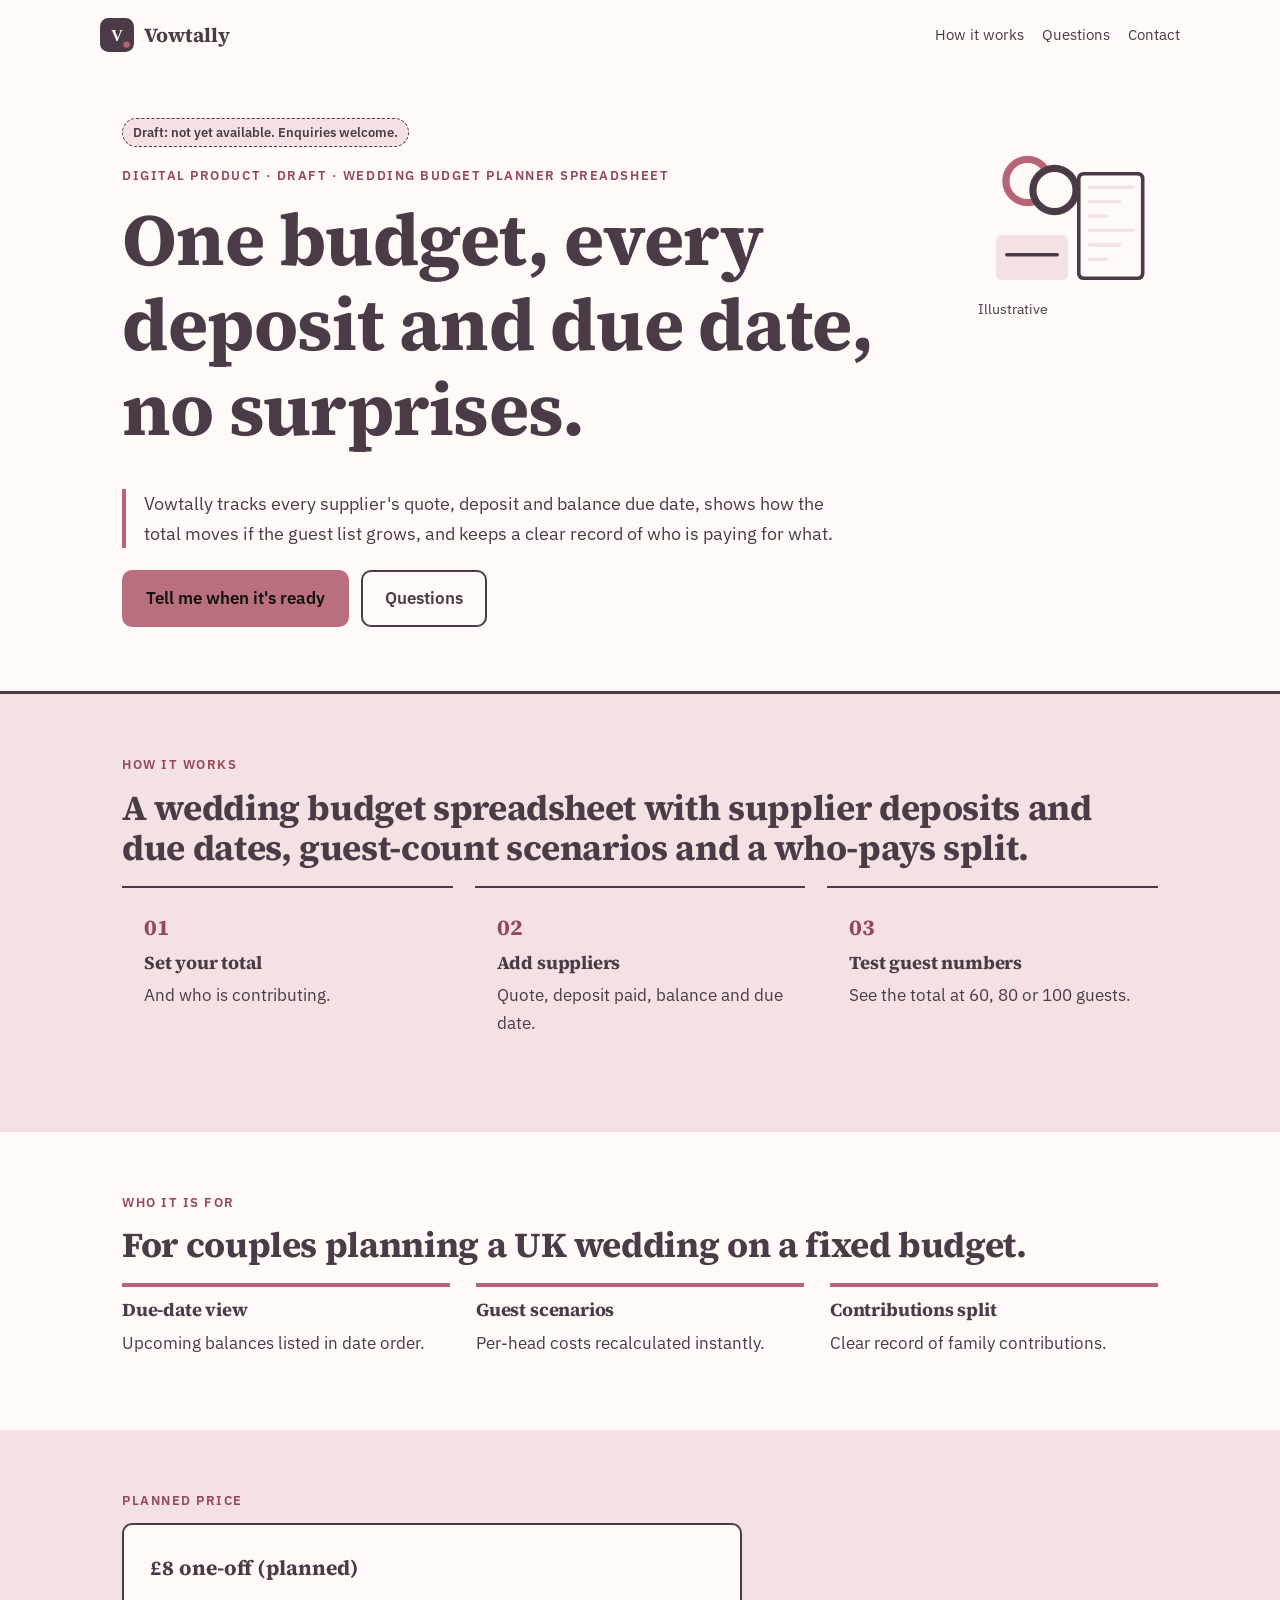
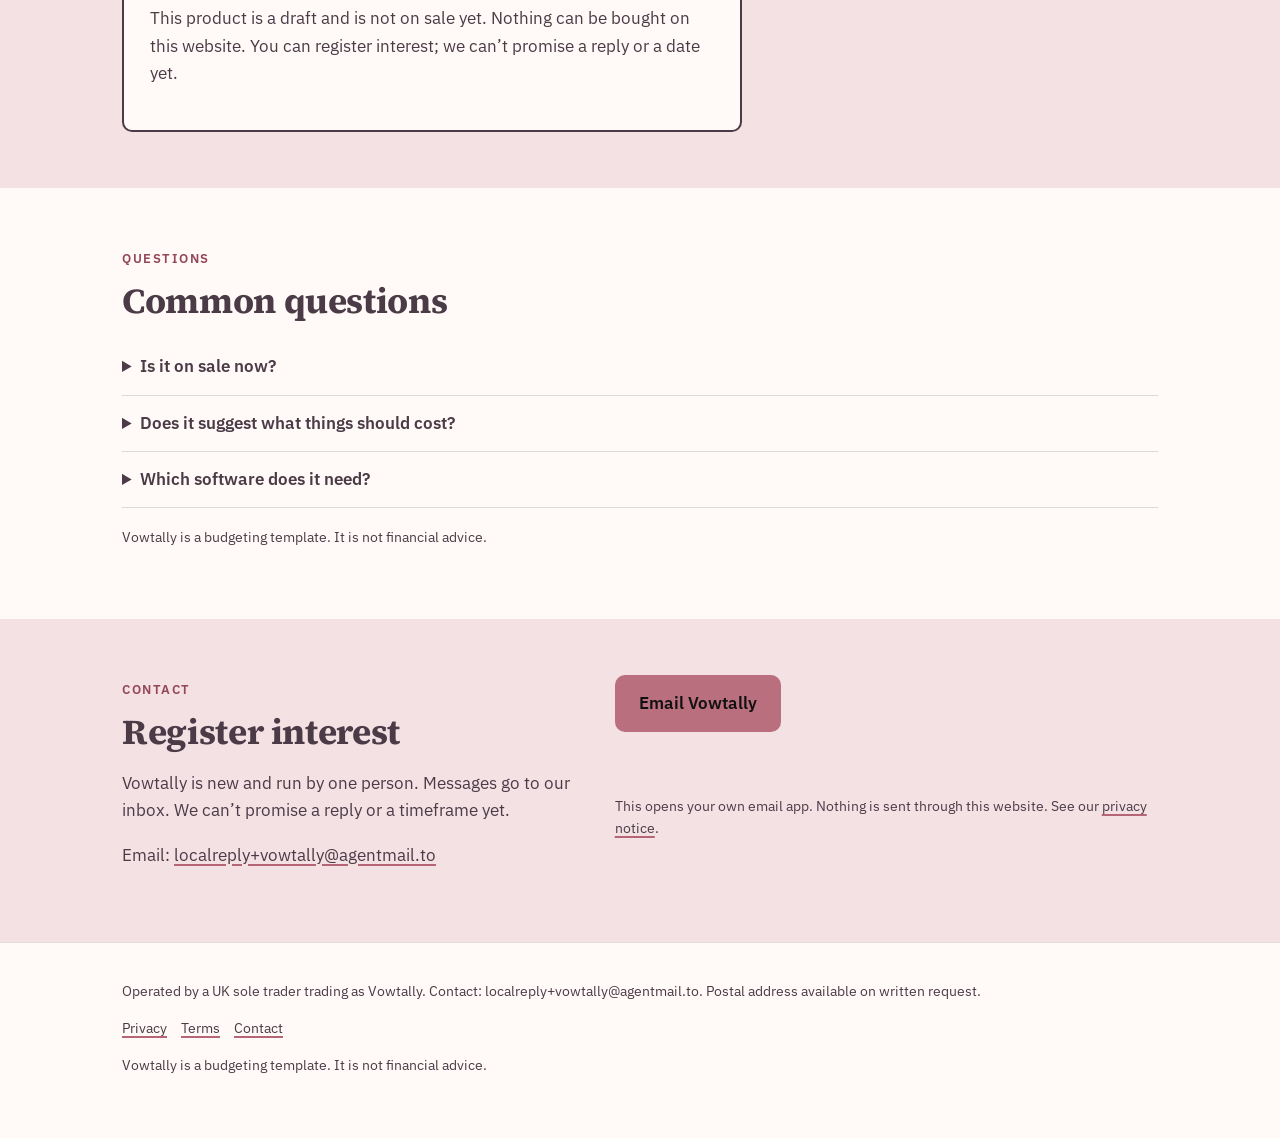
<file: index.html>
<!doctype html>
<html lang="en-GB">
<head>
<meta charset="utf-8">
<meta name="viewport" content="width=device-width, initial-scale=1">
<meta http-equiv="Content-Security-Policy" content="default-src 'self'; img-src 'self' data: https://localreplyloop.goatcounter.com; style-src 'self'; script-src 'self'; font-src 'self'; connect-src 'self'; form-action 'self'; base-uri 'self'; object-src 'none'">
<meta name="referrer" content="strict-origin-when-cross-origin">
<title>Vowtally: One budget, every deposit and due date, no surprises</title>
<meta name="description" content="A wedding budget spreadsheet with supplier deposits and due dates, guest-count scenarios and a who-pays split.">
<meta name="theme-color" content="#4A3B47">
<meta property="og:type" content="website"><meta property="og:title" content="Vowtally: One budget, every deposit and due date, no surprises"><meta property="og:description" content="A wedding budget spreadsheet with supplier deposits and due dates, guest-count scenarios and a who-pays split.">
<meta property="og:image" content="https://evanturner557-del.github.io/vowtally/assets/og.png"><meta property="og:image:width" content="1200"><meta property="og:image:height" content="630">
<meta property="og:image:alt" content="Vowtally: One budget, every deposit and due date, no surprises."><meta property="og:site_name" content="Vowtally"><meta property="og:locale" content="en_GB">
<meta property="og:url" content="https://evanturner557-del.github.io/vowtally/"><meta name="twitter:card" content="summary_large_image">
<link rel="canonical" href="https://evanturner557-del.github.io/vowtally/">
<link rel="icon" href="assets/favicon.svg" type="image/svg+xml">
<link rel="stylesheet" href="assets/site.css">
<script src="assets/config.js"></script>
<script src="assets/analytics.js" defer></script>
<script src="_shared/kit.js" defer></script>
</head>
<body>
<a class="skip" href="#main">Skip to content</a>
<header><div class="wrap top"><a class="brand" href="./"><svg viewBox="0 0 64 64" aria-hidden="true" width="34" height="34"><rect width="64" height="64" rx="16" fill="#4A3B47"/><text x="32" y="43" text-anchor="middle" font-family="Georgia, serif" font-weight="700" font-size="30" fill="#FFFAF7">V</text><circle cx="50" cy="50" r="6" fill="#B56576"/></svg>Vowtally</a><nav aria-label="Primary"><a href="#how">How it works</a><a href="#faq">Questions</a><a href="#contact">Contact</a></nav></div></header>
<main id="main">
<section class="hero"><div class="wrap"><figure class="art"><svg viewBox="0 0 400 400" aria-hidden="true" focusable="false" class="motif"><circle cx="110" cy="140" r="56" fill="#B56576"/><circle cx="110" cy="140" r="40" fill="#FFFAF7"/><circle cx="170" cy="160" r="56" fill="#4A3B47"/><circle cx="170" cy="160" r="40" fill="#FFFAF7"/><rect x="220" y="120" width="150" height="240" rx="14" fill="#4A3B47"/><rect x="228" y="128" width="134" height="224" rx="8" fill="#FFFAF7"/><rect x="244" y="150" width="104" height="8" rx="4" fill="#F3E1E4"/><rect x="244" y="182" width="74" height="8" rx="4" fill="#F3E1E4"/><rect x="244" y="214" width="44" height="8" rx="4" fill="#F3E1E4"/><rect x="244" y="246" width="104" height="8" rx="4" fill="#F3E1E4"/><rect x="244" y="278" width="74" height="8" rx="4" fill="#F3E1E4"/><rect x="244" y="310" width="44" height="8" rx="4" fill="#F3E1E4"/><rect x="40" y="260" width="160" height="100" rx="12" fill="#F3E1E4"/><rect x="60" y="300" width="120" height="8" rx="4" fill="#4A3B47"/></svg><figcaption class="fine">Illustrative</figcaption></figure><span class="draft">Draft: not yet available. Enquiries welcome.</span><br><span class="eyebrow">Digital product · draft · Wedding budget planner spreadsheet</span><h1>One budget, every deposit and due date, no surprises.</h1><p class="lede">Vowtally tracks every supplier&#x27;s quote, deposit and balance due date, shows how the total moves if the guest list grows, and keeps a clear record of who is paying for what.</p><div class="ctas"><a class="btn" href="#contact" data-cta="hero">Tell me when it&#x27;s ready</a><a class="btn ghost" href="#faq" data-cta="hero-secondary">Questions</a></div></div></section>
<section class="tint" id="how"><div class="wrap"><span class="eyebrow">How it works</span><h2>A wedding budget spreadsheet with supplier deposits and due dates, guest-count scenarios and a who-pays split.</h2><div class="steps"><div class="step"><h3>Set your total</h3><p>And who is contributing.</p></div><div class="step"><h3>Add suppliers</h3><p>Quote, deposit paid, balance and due date.</p></div><div class="step"><h3>Test guest numbers</h3><p>See the total at 60, 80 or 100 guests.</p></div></div></div></section>
<section><div class="wrap"><span class="eyebrow">Who it is for</span><h2>For couples planning a UK wedding on a fixed budget.</h2><div class="points"><div class="point"><h3>Due-date view</h3><p>Upcoming balances listed in date order.</p></div><div class="point"><h3>Guest scenarios</h3><p>Per-head costs recalculated instantly.</p></div><div class="point"><h3>Contributions split</h3><p>Clear record of family contributions.</p></div></div></div></section>
<section class="tint" id="price"><div class="wrap"><span class="eyebrow">Planned price</span><div class="pricebox"><p class="price">£8 one-off (planned)</p><p>This product is a draft and is not on sale yet. Nothing can be bought on this website. You can register interest; we can’t promise a reply or a date yet.</p></div></div></section>
<section id="faq"><div class="wrap"><span class="eyebrow">Questions</span><h2>Common questions</h2><details><summary>Is it on sale now?</summary><p>Not yet. Vowtally is a draft product. Ask to hear when it&#x27;s ready.</p></details><details><summary>Does it suggest what things should cost?</summary><p>No. You enter your own quotes. We don&#x27;t publish average prices.</p></details><details><summary>Which software does it need?</summary><p>Google Sheets or Excel.</p></details><p class="fine fine-gap">Vowtally is a budgeting template. It is not financial advice.</p></div></section>
<section class="tint" id="contact"><div class="wrap contact-grid"><div><span class="eyebrow">Contact</span><h2>Register interest</h2><p>Vowtally is new and run by one person. Messages go to our inbox. We can’t promise a reply or a timeframe yet.</p><p>Email: <a href="mailto:localreply+vowtally@agentmail.to">localreply+vowtally@agentmail.to</a></p></div><div class="form contact-mail"><p><a class="btn" href="mailto:localreply+vowtally@agentmail.to?subject=%5BVowtally%5D%20Enquiry" data-cta="enquire">Email Vowtally</a></p><p class="hint">This opens your own email app. Nothing is sent through this website. See our <a href="privacy.html">privacy notice</a>.</p></div></div></section>
</main><footer><div class="wrap"><p>Operated by a UK sole trader trading as Vowtally. Contact: localreply+vowtally@agentmail.to. Postal address available on written request.</p>
<p><a href="privacy.html">Privacy</a><a href="terms.html">Terms</a><a href="./#contact">Contact</a></p>
<p class="fine">Vowtally is a budgeting template. It is not financial advice.</p></div></footer>
</body></html>
</file>
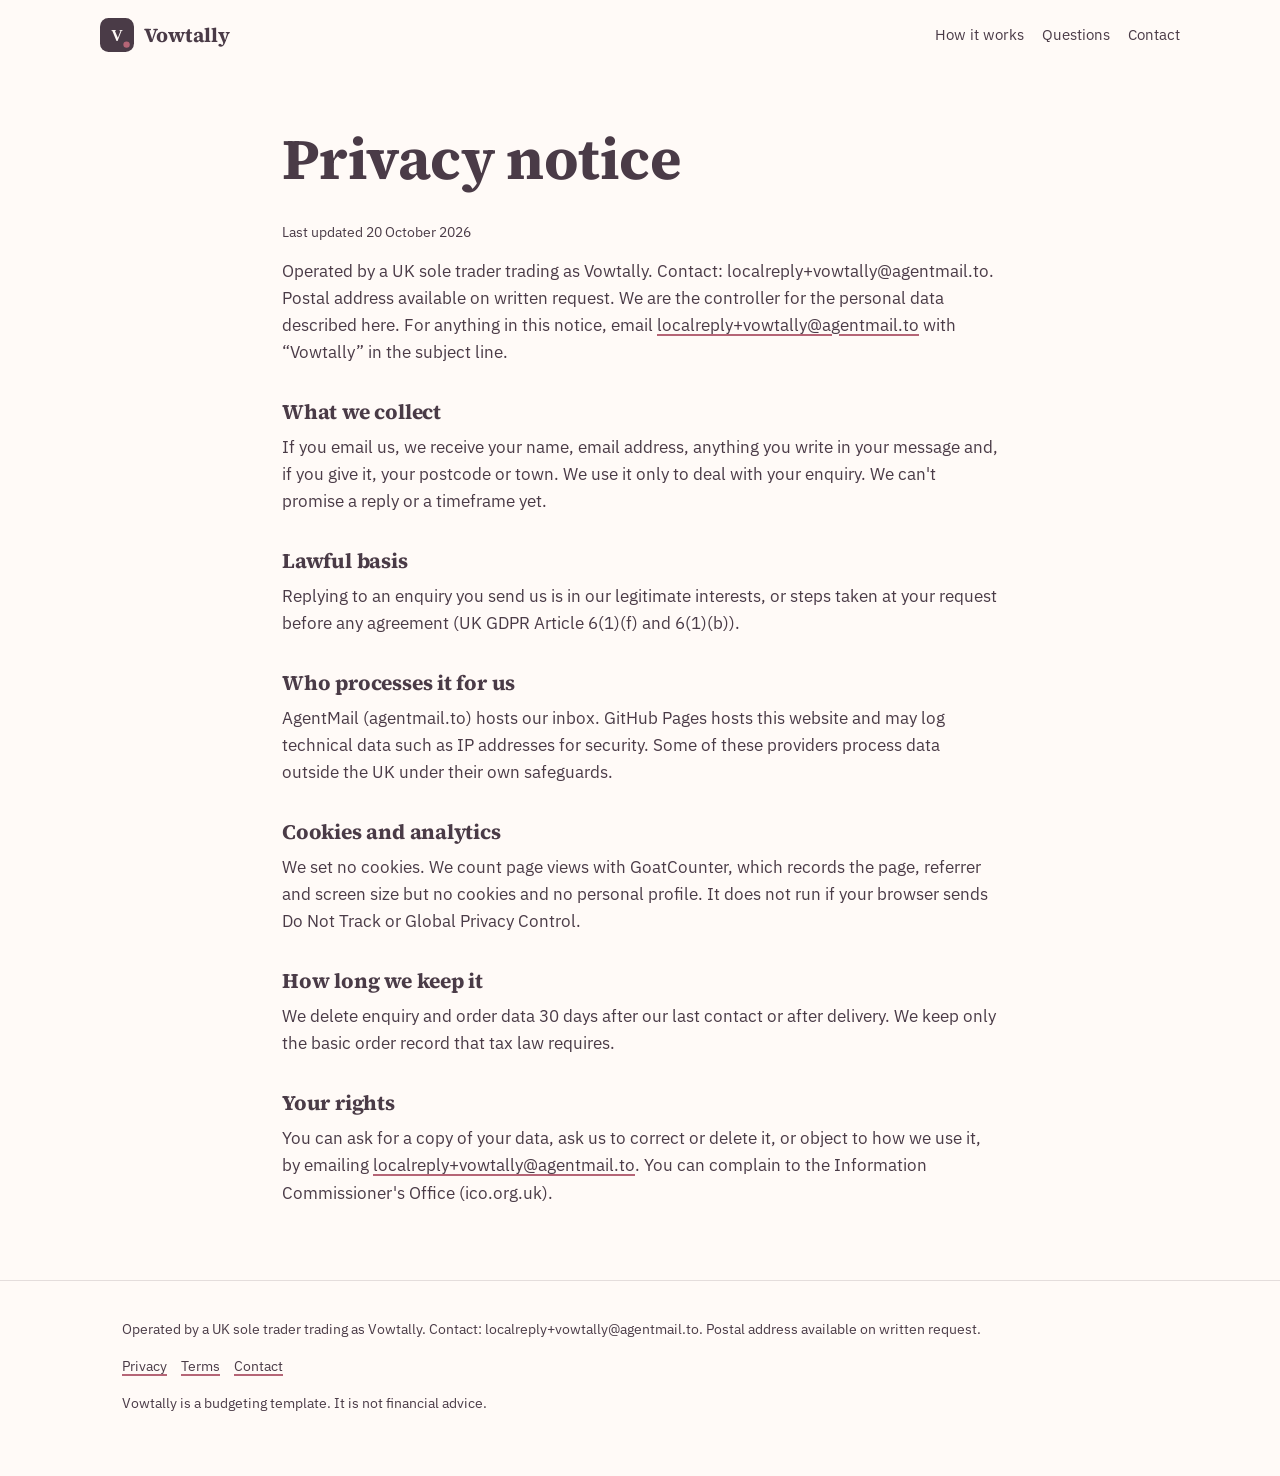
<file: privacy.html>
<!doctype html>
<html lang="en-GB">
<head>
<meta charset="utf-8">
<meta name="viewport" content="width=device-width, initial-scale=1">
<meta http-equiv="Content-Security-Policy" content="default-src 'self'; img-src 'self' data: https://localreplyloop.goatcounter.com; style-src 'self'; script-src 'self'; font-src 'self'; connect-src 'self'; form-action 'self'; base-uri 'self'; object-src 'none'">
<meta name="referrer" content="strict-origin-when-cross-origin">
<title>Privacy notice | Vowtally</title>
<meta name="description" content="Privacy notice for Vowtally.">
<meta name="theme-color" content="#4A3B47">
<meta property="og:type" content="website"><meta property="og:title" content="Privacy notice | Vowtally"><meta property="og:description" content="Privacy notice for Vowtally.">
<meta property="og:image" content="https://evanturner557-del.github.io/vowtally/assets/og.png"><meta property="og:image:width" content="1200"><meta property="og:image:height" content="630">
<meta property="og:image:alt" content="Vowtally: One budget, every deposit and due date, no surprises."><meta property="og:site_name" content="Vowtally"><meta property="og:locale" content="en_GB">
<meta property="og:url" content="https://evanturner557-del.github.io/vowtally/privacy.html"><meta name="twitter:card" content="summary_large_image">
<link rel="canonical" href="https://evanturner557-del.github.io/vowtally/privacy.html">
<link rel="icon" href="assets/favicon.svg" type="image/svg+xml">
<link rel="stylesheet" href="assets/site.css">
<script src="assets/config.js"></script>
<script src="assets/analytics.js" defer></script>
<script src="_shared/kit.js" defer></script>
</head>
<body>
<a class="skip" href="#main">Skip to content</a>
<header><div class="wrap top"><a class="brand" href="./"><svg viewBox="0 0 64 64" aria-hidden="true" width="34" height="34"><rect width="64" height="64" rx="16" fill="#4A3B47"/><text x="32" y="43" text-anchor="middle" font-family="Georgia, serif" font-weight="700" font-size="30" fill="#FFFAF7">V</text><circle cx="50" cy="50" r="6" fill="#B56576"/></svg>Vowtally</a><nav aria-label="Primary"><a href="#how">How it works</a><a href="#faq">Questions</a><a href="#contact">Contact</a></nav></div></header><main id="main"><section><div class="wrap legal"><h1>Privacy notice</h1><p class="fine">Last updated 20 October 2026</p>
<p><span>Operated by a UK sole trader trading as Vowtally. Contact: localreply+vowtally@agentmail.to. Postal address available on written request.</span> We are the controller for the personal data described here. For anything in this notice, email <a href="mailto:localreply+vowtally@agentmail.to">localreply+vowtally@agentmail.to</a> with “Vowtally” in the subject line.</p>
<h2>What we collect</h2><p>If you email us, we receive your name, email address, anything you write in your message and, if you give it, your postcode or town. We use it only to deal with your enquiry. We can&#x27;t promise a reply or a timeframe yet.</p>
<h2>Lawful basis</h2><p>Replying to an enquiry you send us is in our legitimate interests, or steps taken at your request before any agreement (UK GDPR Article 6(1)(f) and 6(1)(b)).</p>
<h2>Who processes it for us</h2><p>AgentMail (agentmail.to) hosts our inbox. GitHub Pages hosts this website and may log technical data such as IP addresses for security. Some of these providers process data outside the UK under their own safeguards.</p>
<h2>Cookies and analytics</h2><p>We set no cookies. We count page views with GoatCounter, which records the page, referrer and screen size but no cookies and no personal profile. It does not run if your browser sends Do Not Track or Global Privacy Control.</p>
<h2>How long we keep it</h2><p>We delete enquiry and order data 30 days after our last contact or after delivery. We keep only the basic order record that tax law requires.</p>
<h2>Your rights</h2><p>You can ask for a copy of your data, ask us to correct or delete it, or object to how we use it, by emailing <a href="mailto:localreply+vowtally@agentmail.to">localreply+vowtally@agentmail.to</a>. You can complain to the Information Commissioner's Office (ico.org.uk).</p></div></section></main><footer><div class="wrap"><p>Operated by a UK sole trader trading as Vowtally. Contact: localreply+vowtally@agentmail.to. Postal address available on written request.</p>
<p><a href="privacy.html">Privacy</a><a href="terms.html">Terms</a><a href="./#contact">Contact</a></p>
<p class="fine">Vowtally is a budgeting template. It is not financial advice.</p></div></footer>
</body></html>
</file>
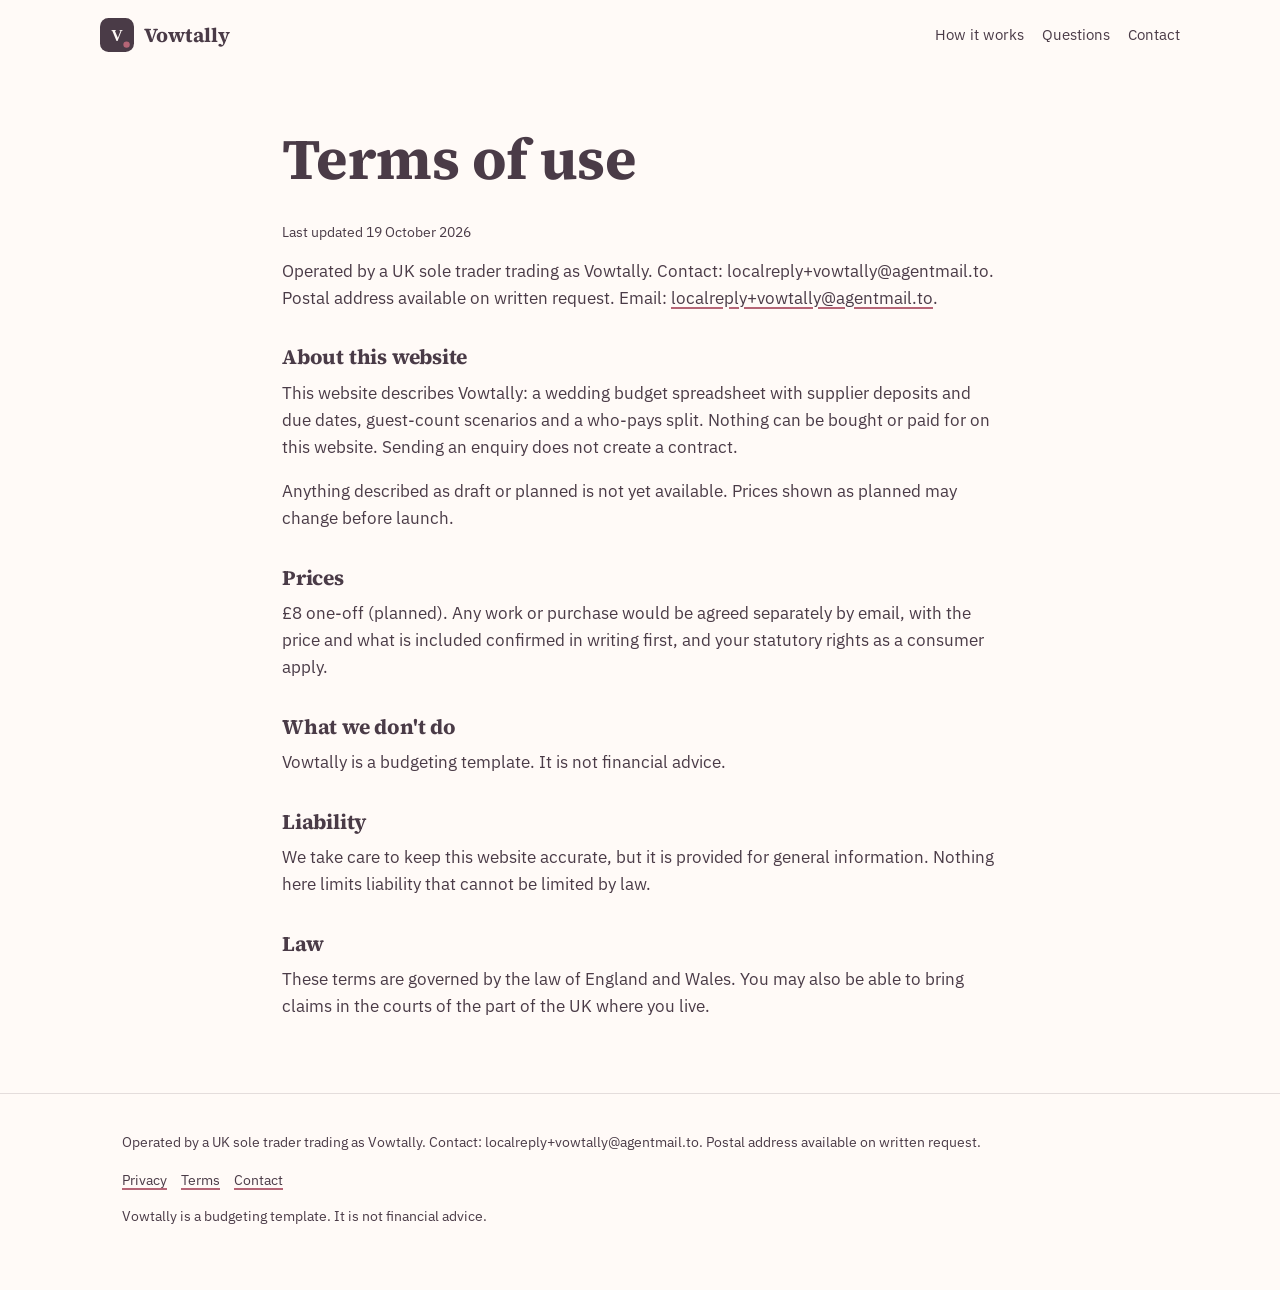
<file: terms.html>
<!doctype html>
<html lang="en-GB">
<head>
<meta charset="utf-8">
<meta name="viewport" content="width=device-width, initial-scale=1">
<meta http-equiv="Content-Security-Policy" content="default-src 'self'; img-src 'self' data: https://localreplyloop.goatcounter.com; style-src 'self'; script-src 'self'; font-src 'self'; connect-src 'self'; form-action 'self'; base-uri 'self'; object-src 'none'">
<meta name="referrer" content="strict-origin-when-cross-origin">
<title>Terms of use | Vowtally</title>
<meta name="description" content="Terms of use for Vowtally.">
<meta name="theme-color" content="#4A3B47">
<meta property="og:type" content="website"><meta property="og:title" content="Terms of use | Vowtally"><meta property="og:description" content="Terms of use for Vowtally.">
<meta property="og:image" content="https://evanturner557-del.github.io/vowtally/assets/og.png"><meta property="og:image:width" content="1200"><meta property="og:image:height" content="630">
<meta property="og:image:alt" content="Vowtally: One budget, every deposit and due date, no surprises."><meta property="og:site_name" content="Vowtally"><meta property="og:locale" content="en_GB">
<meta property="og:url" content="https://evanturner557-del.github.io/vowtally/terms.html"><meta name="twitter:card" content="summary_large_image">
<link rel="canonical" href="https://evanturner557-del.github.io/vowtally/terms.html">
<link rel="icon" href="assets/favicon.svg" type="image/svg+xml">
<link rel="stylesheet" href="assets/site.css">
<script src="assets/config.js"></script>
<script src="assets/analytics.js" defer></script>
<script src="_shared/kit.js" defer></script>
</head>
<body>
<a class="skip" href="#main">Skip to content</a>
<header><div class="wrap top"><a class="brand" href="./"><svg viewBox="0 0 64 64" aria-hidden="true" width="34" height="34"><rect width="64" height="64" rx="16" fill="#4A3B47"/><text x="32" y="43" text-anchor="middle" font-family="Georgia, serif" font-weight="700" font-size="30" fill="#FFFAF7">V</text><circle cx="50" cy="50" r="6" fill="#B56576"/></svg>Vowtally</a><nav aria-label="Primary"><a href="#how">How it works</a><a href="#faq">Questions</a><a href="#contact">Contact</a></nav></div></header><main id="main"><section><div class="wrap legal"><h1>Terms of use</h1><p class="fine">Last updated 19 October 2026</p>
<p><span>Operated by a UK sole trader trading as Vowtally. Contact: localreply+vowtally@agentmail.to. Postal address available on written request.</span> Email: <a href="mailto:localreply+vowtally@agentmail.to">localreply+vowtally@agentmail.to</a>.</p>
<h2>About this website</h2><p>This website describes Vowtally: a wedding budget spreadsheet with supplier deposits and due dates, guest-count scenarios and a who-pays split. Nothing can be bought or paid for on this website. Sending an enquiry does not create a contract.</p><p>Anything described as draft or planned is not yet available. Prices shown as planned may change before launch.</p>
<h2>Prices</h2><p>£8 one-off (planned). Any work or purchase would be agreed separately by email, with the price and what is included confirmed  in writing first, and your statutory rights as a consumer apply.</p>
<h2>What we don't do</h2><p>Vowtally is a budgeting template. It is not financial advice.</p>
<h2>Liability</h2><p>We take care to keep this website accurate, but it is provided for general information. Nothing here limits liability that cannot be limited by law.</p>
<h2>Law</h2><p>These terms are governed by the law of England and Wales. You may also be able to bring claims in the courts of the part of the UK where you live.</p></div></section></main><footer><div class="wrap"><p>Operated by a UK sole trader trading as Vowtally. Contact: localreply+vowtally@agentmail.to. Postal address available on written request.</p>
<p><a href="privacy.html">Privacy</a><a href="terms.html">Terms</a><a href="./#contact">Contact</a></p>
<p class="fine">Vowtally is a budgeting template. It is not financial advice.</p></div></footer>
</body></html>
</file>
<file: assets/site.css>
@font-face{font-family:'Source Serif 4';font-weight:700;font-style:normal;font-display:swap;src:url(fonts/source-serif-4-latin-700-normal.woff2) format('woff2')}
@font-face{font-family:'IBM Plex Sans';font-weight:400;font-style:normal;font-display:swap;src:url(fonts/ibm-plex-sans-latin-400-normal.woff2) format('woff2')}
@font-face{font-family:'IBM Plex Sans';font-weight:600;font-style:normal;font-display:swap;src:url(fonts/ibm-plex-sans-latin-600-normal.woff2) format('woff2')}
:root{--ink:#4A3B47;--paper:#FFFAF7;--acc:#B56576;--acc-text:#944757;--on-acc:#111111;--acc-btn:#BA6F7E;--soft:#F3E1E4;--on-ink:#FFFAF7;--r:10px;--br:10px;--head:'Source Serif 4', Georgia, serif;--body:'IBM Plex Sans', system-ui, sans-serif}
*,*::before,*::after{box-sizing:border-box}html{scroll-behavior:smooth}@media (prefers-reduced-motion:reduce){html{scroll-behavior:auto}*{transition:none!important}}
body{margin:0;font-family:var(--body);color:var(--ink);background:var(--paper);line-height:1.6;font-size:17px;-webkit-font-smoothing:antialiased}
h1,h2,h3{font-family:var(--head);line-height:1.15;margin:0 0 .5em;letter-spacing:-.01em}h1{font-size:clamp(2.1rem,5vw,3.6rem)}h2{font-size:clamp(1.5rem,3vw,2.2rem)}h3{font-size:1.15rem}
p{margin:0 0 1em}a{color:var(--ink);text-decoration-color:var(--acc);text-underline-offset:3px;text-decoration-thickness:2px}
.wrap{max-width:1080px;margin:0 auto;padding:0 22px}.skip{position:absolute;left:-999px}.skip:focus{left:12px;top:12px;background:var(--ink);color:var(--on-ink);padding:8px 12px;z-index:9}
:focus-visible{outline:3px solid var(--acc);outline-offset:2px}
.top{display:flex;align-items:center;justify-content:space-between;padding:18px 0;gap:16px}.brand{display:flex;align-items:center;gap:10px;font-family:var(--head);font-weight:700;font-size:1.25rem;text-decoration:none}
.top nav a{margin-left:18px;font-size:.95rem;text-decoration:none}.top nav a:hover{text-decoration:underline}
.btn{display:inline-block;background:var(--acc-btn);color:var(--on-acc);padding:13px 22px;border-radius:var(--br);font-weight:600;text-decoration:none;border:2px solid var(--acc-btn);cursor:pointer;font:inherit;font-weight:600}
.btn:hover{filter:none;box-shadow:inset 0 0 0 2px currentColor}.btn.ghost{background:transparent;color:var(--ink);border-color:var(--ink)}
.eyebrow{display:inline-block;font-size:.8rem;letter-spacing:.12em;text-transform:uppercase;font-weight:600;color:var(--acc-text);margin-bottom:12px}
.hero{padding:48px 0 64px}.hero .lede{font-size:1.15rem;max-width:40em}.ctas{display:flex;gap:12px;flex-wrap:wrap;margin-top:22px}
.motif{width:100%;height:auto;max-width:420px;display:block}.art{margin:0}
.draft{display:inline-block;background:var(--soft);border:1px dashed var(--ink);padding:3px 10px;border-radius:999px;font-size:.82rem;font-weight:600;margin-bottom:14px}
section{padding:56px 0}.tint{background:var(--soft)}
.steps{display:grid;grid-template-columns:repeat(auto-fit,minmax(220px,1fr));gap:22px;counter-reset:s}
.step{padding:22px;border-radius:var(--r);background:var(--paper);border:1px solid color-mix(in srgb,var(--ink) 14%,transparent)}
.step::before{counter-increment:s;content:"0" counter(s);font-family:var(--head);font-weight:700;color:var(--acc-text);display:block;font-size:1.4rem;margin-bottom:6px}
.points{display:grid;grid-template-columns:repeat(auto-fit,minmax(240px,1fr));gap:26px}.point h3{border-top:4px solid var(--acc);padding-top:12px}
.price{font-family:var(--head);font-size:1.3rem;font-weight:700}.pricebox{border:2px solid var(--ink);border-radius:var(--r);padding:26px;max-width:620px;background:var(--paper)}
details{border-bottom:1px solid color-mix(in srgb,var(--ink) 18%,transparent);padding:14px 0}summary{cursor:pointer;font-weight:600}details p{margin-top:10px}
.form{display:grid;gap:14px;max-width:620px}.form label{font-weight:600;font-size:.95rem;display:block;margin-bottom:4px}
.form input,.form textarea,.form select{width:100%;padding:12px;border:1.5px solid color-mix(in srgb,var(--ink) 40%,transparent);border-radius:calc(var(--r)/2);font:inherit;background:#fff;color:#111}
.form textarea{min-height:120px}.hint,.fine{font-size:.88rem}.form-status{font-weight:600}
.contact-grid{display:grid;grid-template-columns:1fr 1.2fr;gap:40px}@media(max-width:800px){.contact-grid{grid-template-columns:1fr}.top nav a:not([href="#contact"]){display:none}.top nav a{margin-left:0;padding:10px 0;font-weight:600}}
footer{padding:36px 0 48px;font-size:.9rem;border-top:1px solid color-mix(in srgb,var(--ink) 15%,transparent)}footer a{margin-right:14px}
.tool{background:var(--paper);border:2px solid var(--ink);border-radius:var(--r);padding:26px;max-width:640px}.tool .row{display:grid;grid-template-columns:1fr 140px;gap:12px;align-items:center;margin-bottom:10px}
.tool input[type=number]{padding:10px;border:1.5px solid var(--ink);border-radius:8px;font:inherit;width:100%}.result{margin-top:16px;padding:16px;background:var(--soft);border-radius:calc(var(--r)/2);min-height:3em}
.check h3{margin-top:18px}.check label{display:flex;gap:10px;align-items:flex-start;padding:6px 0}.check input{width:20px;height:20px;accent-color:var(--acc)}
.legal{max-width:760px}.legal h2{font-size:1.3rem;margin-top:1.6em}
.hero h1{font-size:clamp(2.4rem,6.5vw,4.6rem);max-width:13em}.hero{border-bottom:3px solid var(--ink)}.hero .art{float:right;width:180px;margin:0 0 20px 30px}.hero .lede{border-left:4px solid var(--acc);padding-left:18px}.step{border:none;border-top:2px solid var(--ink);border-radius:0;background:none}

.fine.fine-gap{margin-top:18px}
</file>
